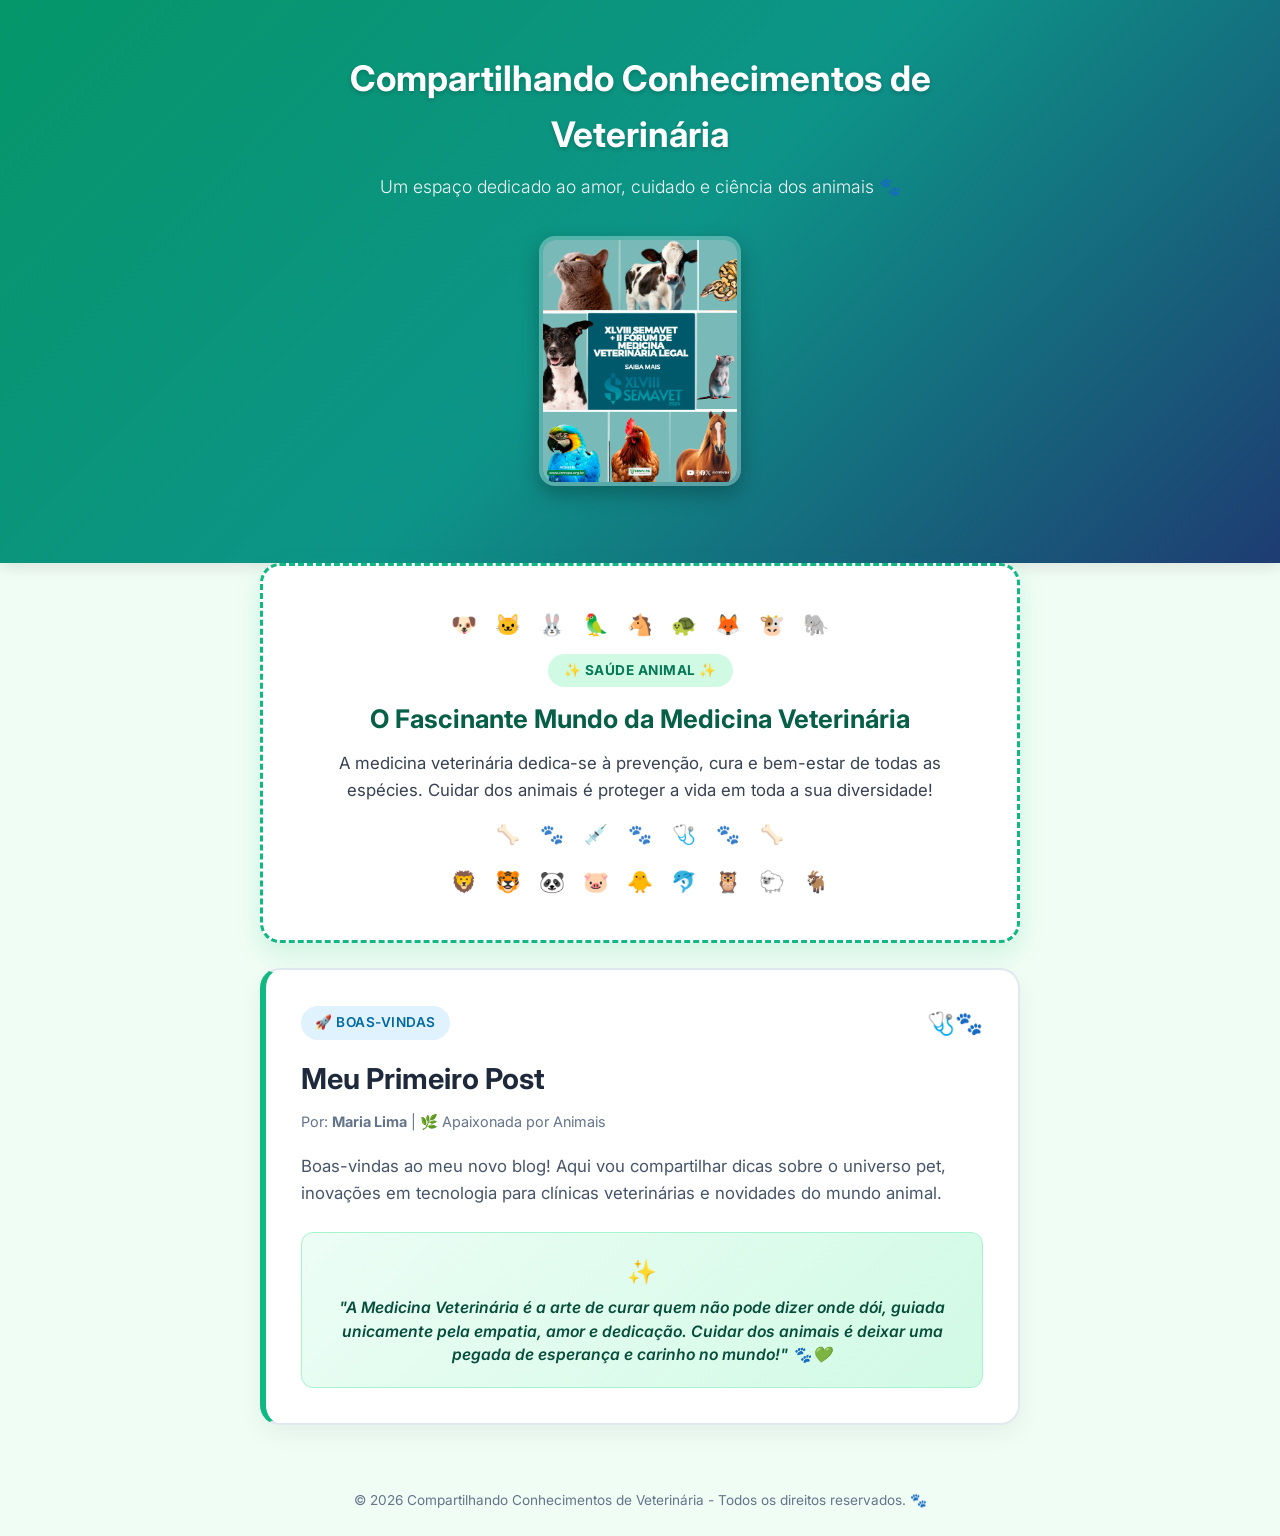
<file: index.html>
<!DOCTYPE html>
<html lang="pt-br">
<head>
    <meta charset="UTF-8">
    <meta name="viewport" content="width=device-width, initial-scale=1.0">
    <title>Mundo Mesatenista & Vet</title>
    <link rel="preconnect" href="https://fonts.googleapis.com">
    <link rel="preconnect" href="https://fonts.gstatic.com" crossorigin>
    <link href="https://fonts.googleapis.com/css2?family=Inter:wght@300;400;600;700&display=swap" rel="stylesheet">
    <link rel="stylesheet" href="style.css">
</head>
<body>

   <header class="header">
    <div class="container">
        <h1 class="title">Compartilhando Conhecimentos de Veterinária</h1>
        <p class="subtitle">Um espaço dedicado ao amor, cuidado e ciência dos animais 🐾</p>
        
        <a href="pg2.html">
            <img src="SEMAVET-SAIBA-MAIS.png" alt="Banner Saiba Mais SEMAVET">
        </a>

        
    </div>
</header>

    <main class="container">
        <section class="vet-card">
            <div class="vet-animals-top">🐶 🐱 🐰 🦜 🐴 🐢 🦊 🐮 🐘</div>
            <span class="tag-vet">✨ Saúde Animal ✨</span>
            <h2>O Fascinante Mundo da Medicina Veterinária</h2>
            <p class="vet-description">
                A medicina veterinária dedica-se à prevenção, cura e bem-estar de todas as espécies. Cuidar dos animais é proteger a vida em toda a sua diversidade!
            </p>
            <div class="vet-decorations">
                <span>🦴</span> <span>🐾</span> <span>💉</span> <span>🐾</span> <span>🩺</span> <span>🐾</span> <span>🦴</span>
            </div>
            <div class="vet-animals-bottom">🦁 🐯 🐼 🐷 🐥 🐬 🦉 🐑 🐐</div>
        </section>

        <article class="post post-featured">
            <div class="post-header-decor">
                <span class="tag">🚀 Boas-Vindas</span>
                <span class="post-icon">🩺🐾</span>
            </div>
            
            <h2>Meu Primeiro Post</h2>
            <p class="author">Por: <strong>Maria Lima</strong> | 🌿 Apaixonada por Animais</p>
            
            <p class="content">
                Boas-vindas ao meu novo blog! Aqui vou compartilhar dicas sobre o universo pet, 
                inovações em tecnologia para clínicas veterinárias e novidades do mundo animal.
            </p>

            <div class="motivational-box">
                <div class="quote-icon">✨</div>
                <p class="motivational-text">
                    "A Medicina Veterinária é a arte de curar quem não pode dizer onde dói, 
                    guiada unicamente pela empatia, amor e dedicação. Cuidar dos animais é 
                    deixar uma pegada de esperança e carinho no mundo!" 🐾💚
                </p>
            </div>
        </article>
    </main>

    <footer class="footer">
        <p>&copy; 2026 Compartilhando Conhecimentos de Veterinária - Todos os direitos reservados. 🐾</p>
    </footer>

</body>
</html>
</file>
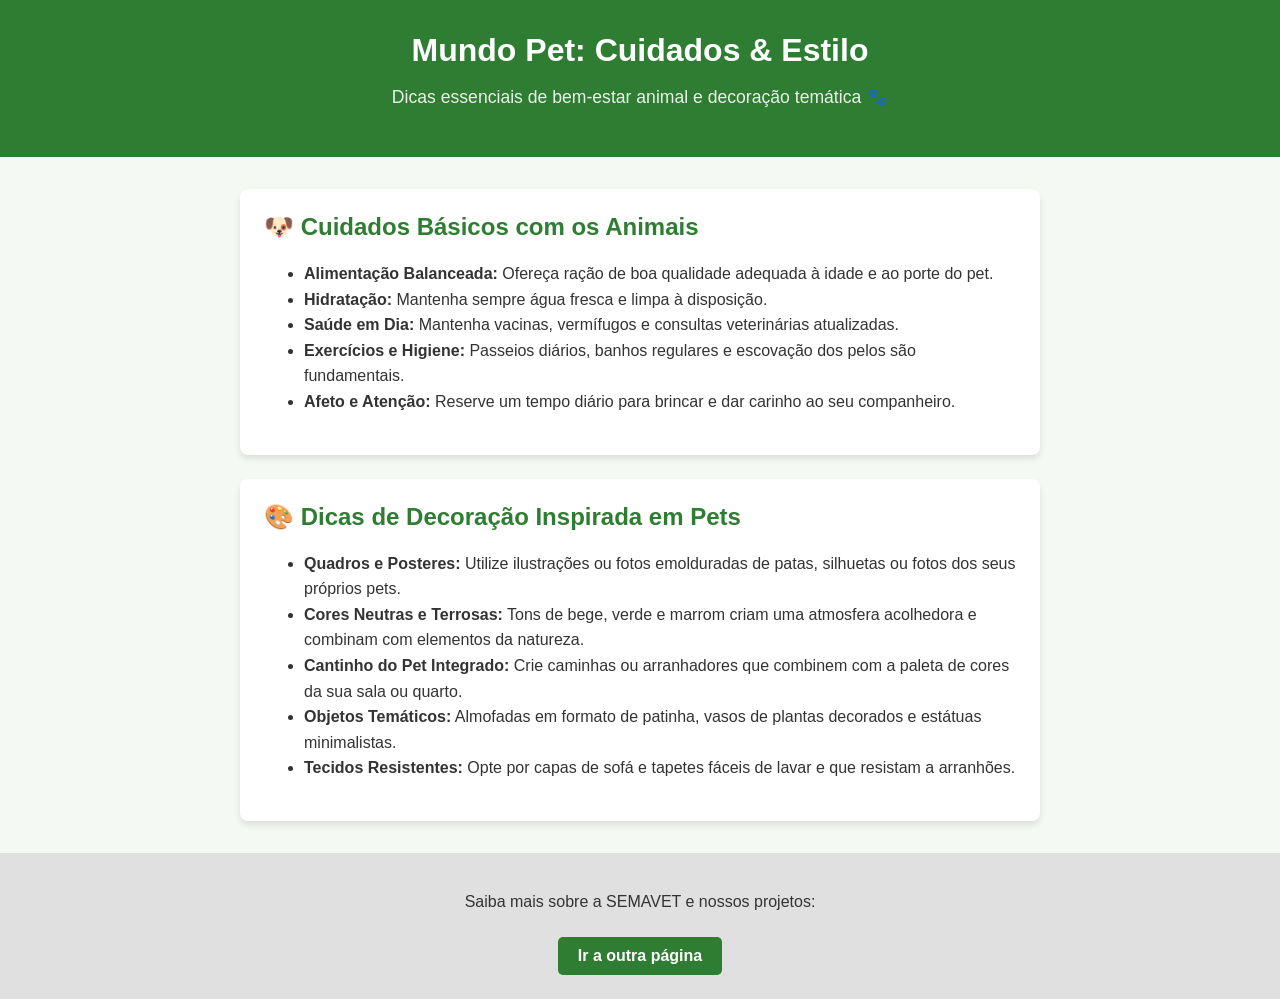
<file: pg2.html>
<!DOCTYPE html>
<html lang="pt-BR">
<head>
    <meta charset="UTF-8">
    <meta name="viewport" content="width=device-width, initial-scale=1.0">
    <title>Cuidados e Decoração Pet 🐾</title>
    <style>
        /* Estilos gerais */
        body {
            font-family: Arial, sans-serif;
            background-color: #f4f9f4;
            color: #333;
            margin: 0;
            padding: 0;
        }

        /* Estilo do Cabeçalho */
        .header {
            background-color: #2e7d32;
            color: white;
            text-align: center;
            padding: 2rem 1rem;
        }

        .title {
            margin: 0;
            font-size: 2rem;
        }

        .subtitle {
            font-size: 1.1rem;
            opacity: 0.9;
        }

        /* Container Principal */
        .container {
            max-width: 800px;
            margin: 2rem auto;
            padding: 0 1rem;
        }

        /* Cartões de Conteúdo */
        .card {
            background-color: white;
            border-radius: 8px;
            padding: 1.5rem;
            margin-bottom: 1.5rem;
            box-shadow: 0 4px 6px rgba(0,0,0,0.1);
        }

        .card h2 {
            color: #2e7d32;
            margin-top: 0;
        }

        ul {
            line-height: 1.6;
        }

        /* Rodapé e Links */
        .footer {
            text-align: center;
            padding: 1.5rem;
            background-color: #e0e0e0;
            margin-top: 2rem;
        }

        .btn-link {
            display: inline-block;
            background-color: #2e7d32;
            color: white;
            padding: 10px 20px;
            text-decoration: none;
            border-radius: 5px;
            font-weight: bold;
            margin-top: 10px;
        }

        .btn-link:hover {
            background-color: #1b5e20;
        }
    </style>
</head>
<body>

    <header class="header">
        <h1 class="title">Mundo Pet: Cuidados & Estilo</h1>
        <p class="subtitle">Dicas essenciais de bem-estar animal e decoração temática 🐾</p>
    </header>

    <main class="container">
        
        <section class="card">
            <h2>🐶 Cuidados Básicos com os Animais</h2>
            <ul>
                <li><strong>Alimentação Balanceada:</strong> Ofereça ração de boa qualidade adequada à idade e ao porte do pet.</li>
                <li><strong>Hidratação:</strong> Mantenha sempre água fresca e limpa à disposição.</li>
                <li><strong>Saúde em Dia:</strong> Mantenha vacinas, vermífugos e consultas veterinárias atualizadas.</li>
                <li><strong>Exercícios e Higiene:</strong> Passeios diários, banhos regulares e escovação dos pelos são fundamentais.</li>
                <li><strong>Afeto e Atenção:</strong> Reserve um tempo diário para brincar e dar carinho ao seu companheiro.</li>
            </ul>
        </section>

        <section class="card">
            <h2>🎨 Dicas de Decoração Inspirada em Pets</h2>
            <ul>
                <li><strong>Quadros e Posteres:</strong> Utilize ilustrações ou fotos emolduradas de patas, silhuetas ou fotos dos seus próprios pets.</li>
                <li><strong>Cores Neutras e Terrosas:</strong> Tons de bege, verde e marrom criam uma atmosfera acolhedora e combinam com elementos da natureza.</li>
                <li><strong>Cantinho do Pet Integrado:</strong> Crie caminhas ou arranhadores que combinem com a paleta de cores da sua sala ou quarto.</li>
                <li><strong>Objetos Temáticos:</strong> Almofadas em formato de patinha, vasos de plantas decorados e estátuas minimalistas.</li>
                <li><strong>Tecidos Resistentes:</strong> Opte por capas de sofá e tapetes fáceis de lavar e que resistam a arranhões.</li>
            </ul>
        </section>

    </main>

    <footer class="footer">
        <p>Saiba mais sobre a SEMAVET e nossos projetos:</p>
        <a href="pg3.html" class="btn-link">Ir a outra página</a>
    </footer>

</body>
</html>
</file>
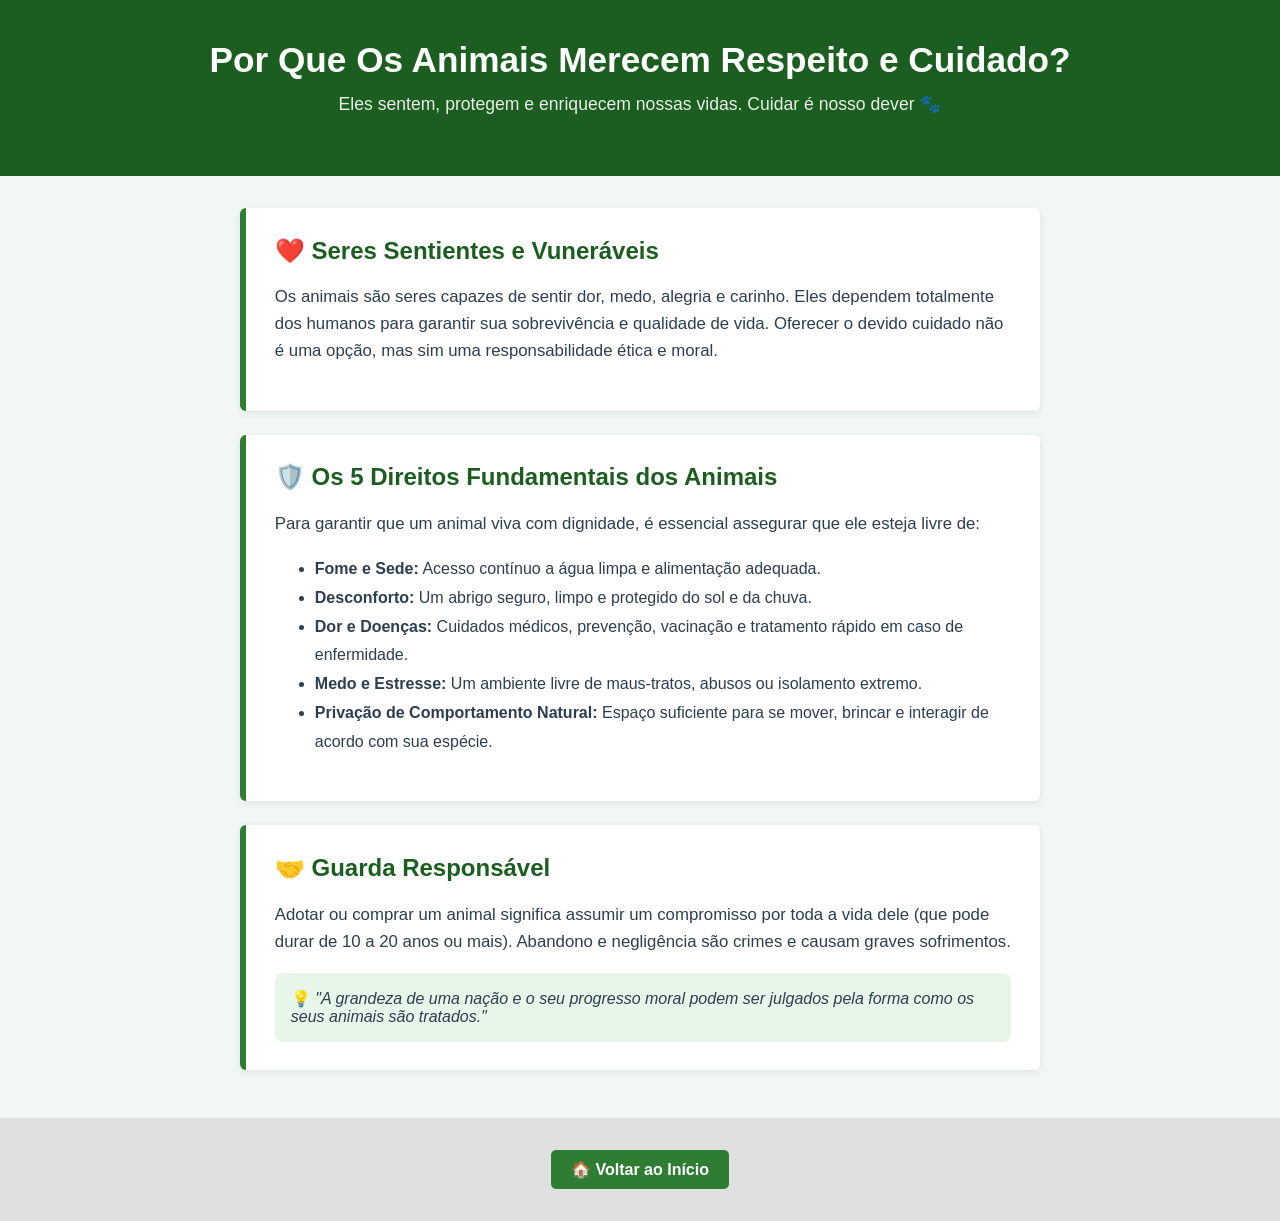
<file: pg3.html>
<!DOCTYPE html>
<html lang="pt-BR">
<head>
    <meta charset="UTF-8">
    <meta name="viewport" content="width=device-width, initial-scale=1.0">
    <title>Respeito e Proteção Animal 🐾</title>
    <style>
        /* Estilos Visuais Gerais */
        body {
            font-family: 'Segoe UI', Tahoma, Geneva, Verdana, sans-serif;
            background-color: #f0f7f4;
            color: #2c3e50;
            margin: 0;
            padding: 0;
        }

        /* Cabeçalho */
        .header {
            background-color: #1b5e20;
            color: white;
            text-align: center;
            padding: 2.5rem 1rem;
        }

        .title {
            margin: 0;
            font-size: 2.2rem;
        }

        .subtitle {
            font-size: 1.1rem;
            margin-top: 10px;
            opacity: 0.9;
        }

        /* Conteúdo */
        .container {
            max-width: 800px;
            margin: 2rem auto;
            padding: 0 1.5rem;
        }

        .card {
            background-color: white;
            border-left: 6px solid #2e7d32;
            border-radius: 6px;
            padding: 1.8rem;
            margin-bottom: 1.5rem;
            box-shadow: 0 2px 8px rgba(0,0,0,0.08);
        }

        h2 {
            color: #1b5e20;
            margin-top: 0;
        }

        p {
            line-height: 1.6;
            font-size: 1.05rem;
        }

        ul {
            line-height: 1.8;
        }

        /* Destaque para Mensagem Importante */
        .highlight {
            background-color: #e8f5e9;
            border-radius: 8px;
            padding: 1rem;
            margin-top: 1rem;
            font-weight: 500;
        }

        /* Rodapé com Link */
        .footer {
            text-align: center;
            padding: 2rem;
            background-color: #e0e0e0;
            margin-top: 3rem;
        }

        .btn-link {
            display: inline-block;
            background-color: #2e7d32;
            color: white;
            padding: 12px 24px;
            text-decoration: none;
            border-radius: 5px;
            font-weight: bold;
            transition: background-color 0.3s;
        }

        .btn-link:hover {
            background-color: #1b5e20;
        }
    </style>
</head>
<body>

    <header class="header">
        <h1 class="title">Por Que Os Animais Merecem Respeito e Cuidado?</h1>
        <p class="subtitle">Eles sentem, protegem e enriquecem nossas vidas. Cuidar é nosso dever 🐾</p>
    </header>

    <main class="container">
        
        <section class="card">
            <h2>❤️ Seres Sentientes e Vuneráveis</h2>
            <p>
                Os animais são seres capazes de sentir dor, medo, alegria e carinho. Eles dependem totalmente dos humanos para garantir sua sobrevivência e qualidade de vida. Oferecer o devido cuidado não é uma opção, mas sim uma responsabilidade ética e moral.
            </p>
        </section>

        <section class="card">
            <h2>🛡️ Os 5 Direitos Fundamentais dos Animais</h2>
            <p>Para garantir que um animal viva com dignidade, é essencial assegurar que ele esteja livre de:</p>
            <ul>
                <li><strong>Fome e Sede:</strong> Acesso contínuo a água limpa e alimentação adequada.</li>
                <li><strong>Desconforto:</strong> Um abrigo seguro, limpo e protegido do sol e da chuva.</li>
                <li><strong>Dor e Doenças:</strong> Cuidados médicos, prevenção, vacinação e tratamento rápido em caso de enfermidade.</li>
                <li><strong>Medo e Estresse:</strong> Um ambiente livre de maus-tratos, abusos ou isolamento extremo.</li>
                <li><strong>Privação de Comportamento Natural:</strong> Espaço suficiente para se mover, brincar e interagir de acordo com sua espécie.</li>
            </ul>
        </section>

        <section class="card">
            <h2>🤝 Guarda Responsável</h2>
            <p>
                Adotar ou comprar um animal significa assumir um compromisso por toda a vida dele (que pode durar de 10 a 20 anos ou mais). Abandono e negligência são crimes e causam graves sofrimentos.
            </p>
            <div class="highlight">
                💡 <em>"A grandeza de uma nação e o seu progresso moral podem ser julgados pela forma como os seus animais são tratados."</em>
            </div>
        </section>

    </main>

    <footer class="footer">
        <a href="index.html" style="
    display: inline-block;
    padding: 10px 20px;
    background-color: #2e7d32;
    color: white;
    text-decoration: none;
    border-radius: 5px;
    font-weight: bold;
">
    🏠 Voltar ao Início
</a>
    </footer>

    
</a>
</body>
</html>
</file>
<file: style.css>
/* Reset básico de margens e fontes */
* {
    margin: 0;
    padding: 0;
    box-sizing: border-box;
}

body {
    font-family: 'Inter', sans-serif;
    background-color: #f0fdf4; /* Fundo suave levemente esverdeado */
    color: #333333;
    line-height: 1.6;
    display: flex;
    flex-direction: column;
    min-height: 100vh;
}

/* Container centralizado */
.container {
    max-width: 800px;
    margin: 0 auto;
    padding: 0 20px;
}

/* Cabeçalho elegante com gradiente verde/azul tema veterinária */
.header {
    background: linear-gradient(135deg, #059669 0%, #0d9488 50%, #1e3c72 100%);
    color: #ffffff;
    padding: 50px 0 70px 0;
    text-align: center;
    box-shadow: 0 4px 15px rgba(0, 0, 0, 0.1);
}

.title {
    font-size: 2.2rem;
    font-weight: 700;
    margin-bottom: 10px;
    text-shadow: 0 2px 4px rgba(0,0,0,0.2);
}

.subtitle {
    font-size: 1.1rem;
    font-weight: 300;
    opacity: 0.95;
    margin-bottom: 25px;
}

/* Estilização da Imagem do Header */
.header img {
    max-width: 100%;
    height: auto;
    max-height: 250px;
    border-radius: 16px;
    border: 4px solid rgba(255, 255, 255, 0.3);
    box-shadow: 0 8px 20px rgba(0, 0, 0, 0.25);
    margin-top: 10px;
    object-fit: cover;
    transition: transform 0.3s ease;
}

.header img:hover {
    transform: scale(1.02);
}

/* Área principal */
main {
    flex: 1;
    margin-top: -30px;
}

/* Card Especial de Veterinária */
.vet-card {
    background-color: #ffffff;
    padding: 30px 25px;
    border-radius: 20px;
    border: 3px dashed #10b981;
    box-shadow: 0 10px 25px rgba(16, 185, 129, 0.15);
    text-align: center;
    margin-bottom: 25px;
    position: relative;
    overflow: hidden;
}

.vet-animals-top,
.vet-animals-bottom {
    font-size: 1.3rem;
    word-spacing: 12px;
    margin: 12px 0;
    user-select: none;
}

.vet-decorations {
    font-size: 1.2rem;
    margin: 15px 0;
    word-spacing: 15px;
    opacity: 0.85;
}

.tag-vet {
    display: inline-block;
    background-color: #d1fae5;
    color: #047857;
    font-size: 0.85rem;
    font-weight: 700;
    padding: 6px 16px;
    border-radius: 20px;
    margin-bottom: 12px;
    text-transform: uppercase;
    letter-spacing: 0.5px;
}

.vet-card h2 {
    font-size: 1.6rem;
    color: #065f46;
    margin-bottom: 10px;
}

.vet-description {
    font-size: 1.05rem;
    color: #374151;
    max-width: 650px;
    margin: 0 auto;
}

/* Post Normal & Decorado */
.post {
    background-color: #ffffff;
    padding: 35px;
    border-radius: 20px;
    box-shadow: 0 10px 25px rgba(0, 0, 0, 0.05);
    transition: transform 0.2s ease, box-shadow 0.2s ease;
    border: 2px solid #e2e8f0;
}

.post-featured {
    border-left: 6px solid #10b981; /* Faixa lateral verde de destaque */
}

.post:hover {
    transform: translateY(-3px);
    box-shadow: 0 15px 30px rgba(0, 0, 0, 0.1);
}

.post-header-decor {
    display: flex;
    justify-content: space-between;
    align-items: center;
    margin-bottom: 15px;
}

.post-icon {
    font-size: 1.4rem;
}

.tag {
    display: inline-block;
    background-color: #e0f2fe;
    color: #0369a1;
    font-size: 0.85rem;
    font-weight: 600;
    padding: 6px 14px;
    border-radius: 20px;
    text-transform: uppercase;
    letter-spacing: 0.5px;
}

.post h2 {
    font-size: 1.8rem;
    color: #1e293b;
    margin-bottom: 8px;
}

.author {
    font-size: 0.9rem;
    color: #64748b;
    margin-bottom: 20px;
}

.content {
    font-size: 1.05rem;
    color: #475569;
    margin-bottom: 25px;
}

/* Caixa Motivadora de Veterinária */
.motivational-box {
    background: linear-gradient(135deg, #ecfdf5 0%, #d1fae5 100%);
    border: 1px solid #a7f3d0;
    border-radius: 12px;
    padding: 20px;
    position: relative;
    text-align: center;
}

.quote-icon {
    font-size: 1.5rem;
    margin-bottom: 5px;
}

.motivational-text {
    font-style: italic;
    color: #064e3b;
    font-weight: 600;
    font-size: 0.98rem;
    line-height: 1.5;
}

/* Rodapé */
.footer {
    text-align: center;
    padding: 25px 0;
    color: #64748b;
    font-size: 0.85rem;
    margin-top: 40px;
}
</file>
